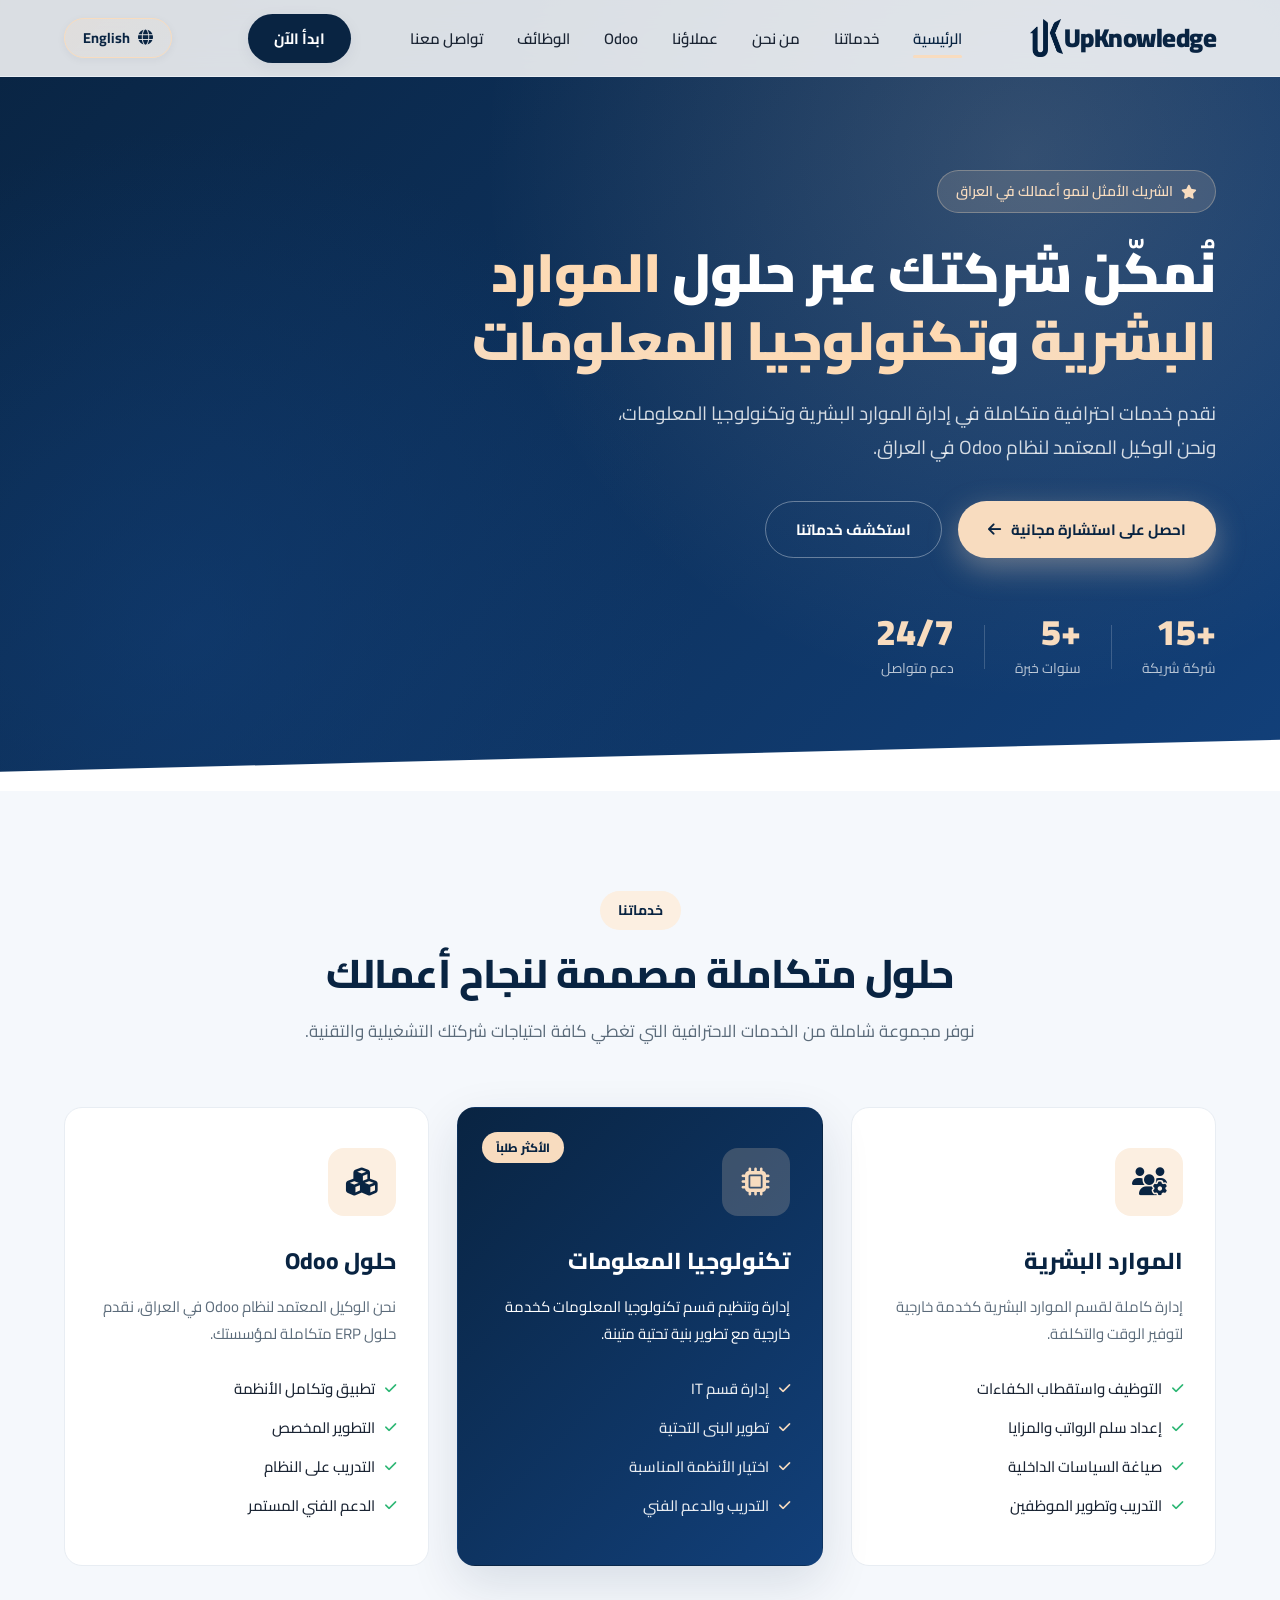
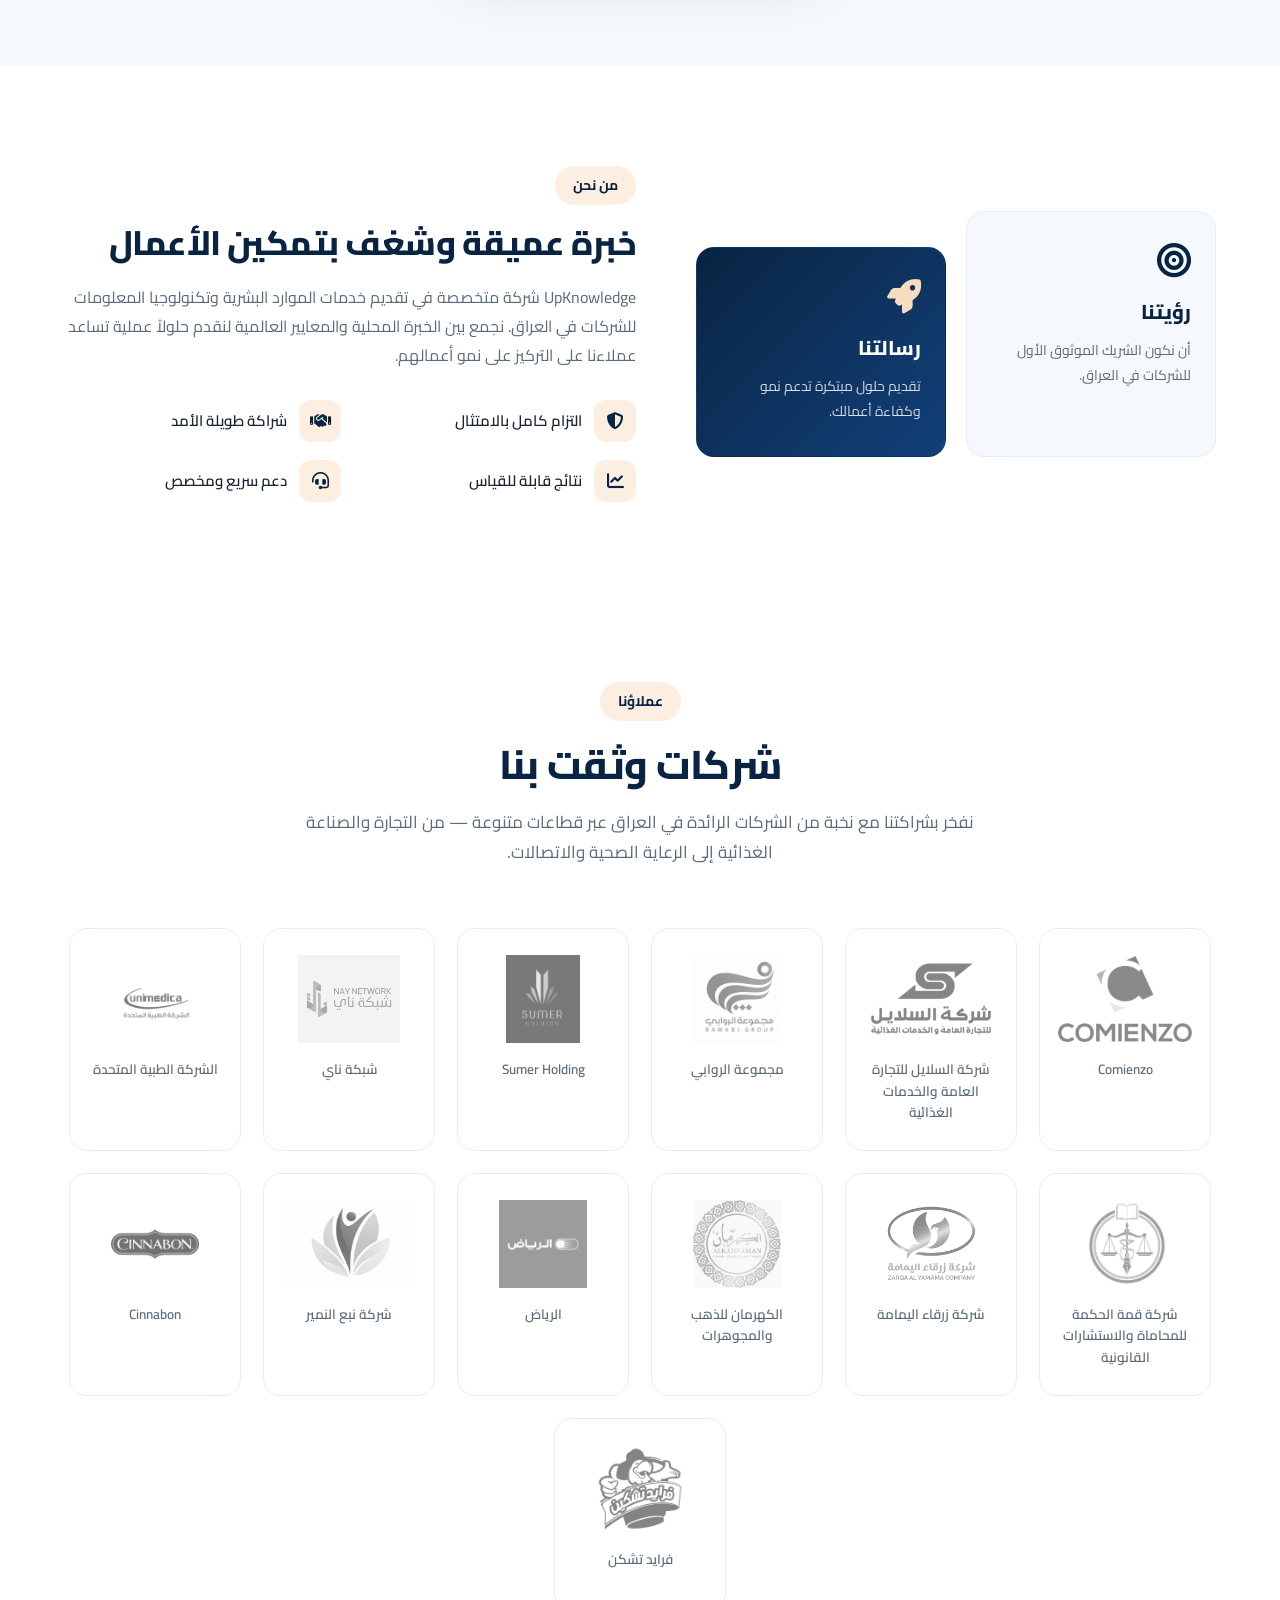
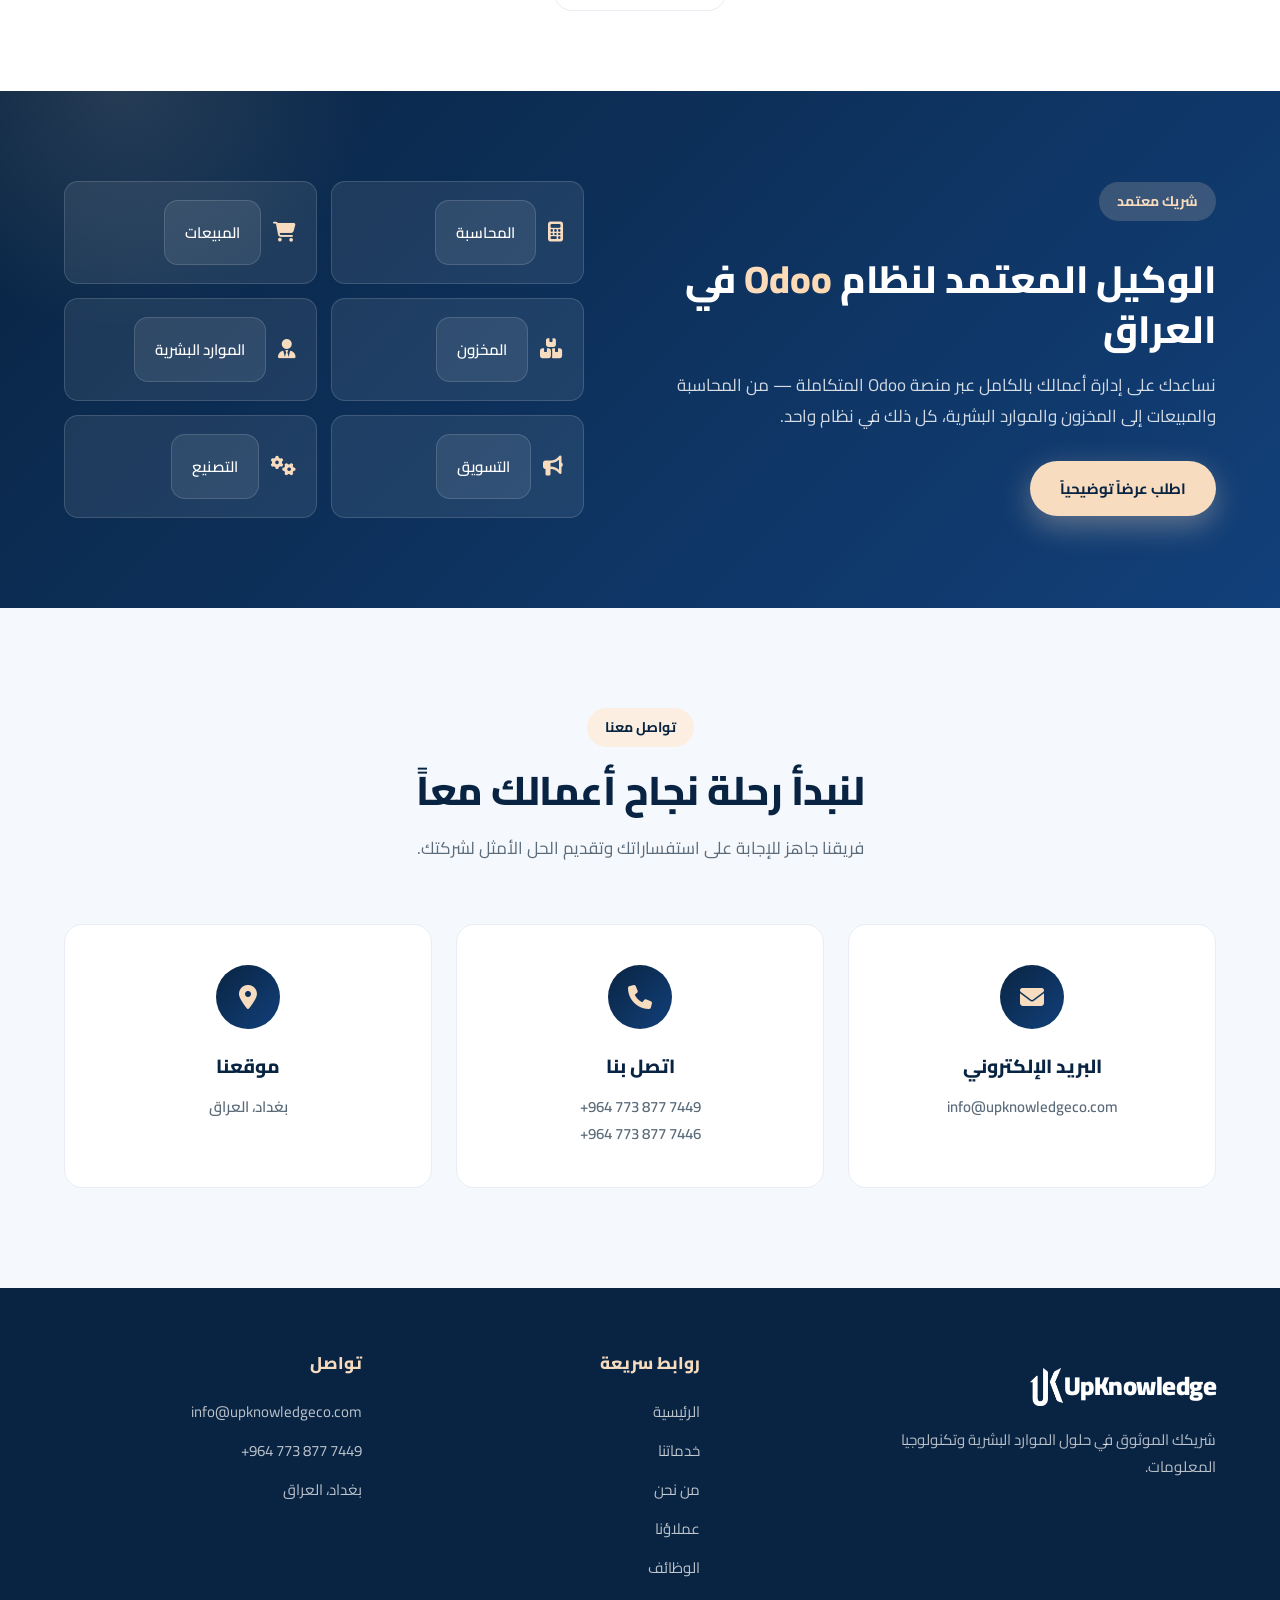
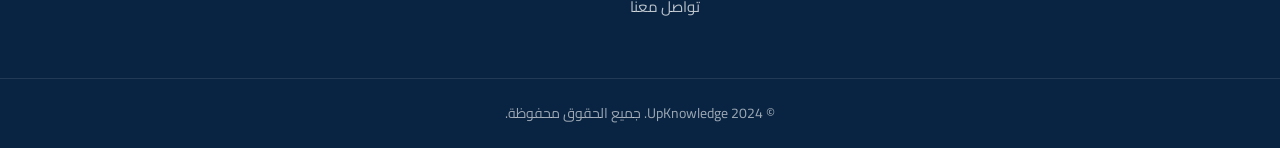
<file: index.html>
<!DOCTYPE html>
<html lang="ar" dir="rtl">
<head>
<meta charset="UTF-8">
<meta name="viewport" content="width=device-width, initial-scale=1.0">
<title>UpKnowledge | حلول الموارد البشرية وتكنولوجيا المعلومات</title>
<meta name="description" content="UpKnowledge - شركة رائدة في خدمات الموارد البشرية وتكنولوجيا المعلومات والوكيل المعتمد لنظام Odoo في العراق">
  <meta name="robots" content="index, follow">
  <link rel="canonical" href="https://www.upknowledgeco.com/index.html">
  <meta name="google-site-verification" content="X6KG2nQ_uU_nqeNfBCwSEoZk1GUOLQ4bY865P6Blx4I" />
  <meta property="og:type" content="website">
  <meta property="og:site_name" content="UpKnowledge">
  <meta property="og:locale" content="ar_IQ">
  <meta property="og:title" content="UpKnowledge | حلول الموارد البشرية وتكنولوجيا المعلومات في العراق">
  <meta property="og:description" content="خدمات احترافية متكاملة في الموارد البشرية وتكنولوجيا المعلومات، والوكيل المعتمد لنظام Odoo في العراق.">
  <meta property="og:url" content="https://www.upknowledgeco.com/index.html">
  <meta property="og:image" content="https://www.upknowledgeco.com/og-image.jpg">
  <meta name="twitter:card" content="summary_large_image">
  <meta name="twitter:title" content="UpKnowledge | حلول الموارد البشرية وتكنولوجيا المعلومات في العراق">
  <meta name="twitter:description" content="خدمات احترافية متكاملة في الموارد البشرية وتكنولوجيا المعلومات، والوكيل المعتمد لنظام Odoo في العراق.">
  <meta name="twitter:image" content="https://www.upknowledgeco.com/og-image.jpg">
  <script type="application/ld+json">
    {
      "@context": "https://schema.org",
      "@type": "ProfessionalService",
      "name": "UpKnowledge",
      "description": "HR and IT solutions and authorized Odoo partner in Iraq",
      "url": "https://www.upknowledgeco.com",
      "telephone": "+9647738777449",
      "email": "info@upknowledgeco.com",
      "address": {"@type": "PostalAddress", "addressLocality": "Baghdad", "addressCountry": "IQ"},
      "areaServed": {"@type": "Country", "name": "Iraq"},
      "knowsLanguage": ["ar", "en"],
      "serviceType": ["HR Outsourcing", "IT Solutions", "Odoo ERP"]
    }
  </script>
<link rel="preconnect" href="https://fonts.googleapis.com">
<link rel="preconnect" href="https://fonts.gstatic.com" crossorigin>
<link href="https://fonts.googleapis.com/css2?family=Cairo:wght@300;400;500;600;700;800;900&family=Tajawal:wght@400;500;700;800&family=Inter:wght@400;500;600;700;800&display=swap" rel="stylesheet">
<link rel="stylesheet" href="https://cdnjs.cloudflare.com/ajax/libs/font-awesome/6.5.1/css/all.min.css">
<link rel="stylesheet" href="css/style.css">
</head>
<body>

<header class="header" id="header">
<div class="container header-inner">
<a href="#home" class="logo"><span class="logo-mark">Up</span><span class="logo-text">UpKnowledge</span></a>
<nav class="nav" id="nav">
<a href="#home" class="nav-link active" data-i18n="nav.home">الرئيسية</a>
<a href="#services" class="nav-link" data-i18n="nav.services">خدماتنا</a>
<a href="#about" class="nav-link" data-i18n="nav.about">من نحن</a>
<a href="#clients" class="nav-link" data-i18n="nav.clients">عملاؤنا</a>
<a href="#odoo" class="nav-link">Odoo</a>
<a href="careers.html" class="nav-link" data-i18n="nav.careers">الوظائف</a>
<a href="#contact" class="nav-link" data-i18n="nav.contact">تواصل معنا</a>
</nav>
<a href="#contact" class="btn btn-nav" data-i18n="nav.cta">ابدأ الآن</a>
<button class="lang-toggle" id="langToggle" type="button" aria-label="Switch language">EN</button>
<button class="menu-toggle" id="menuToggle" aria-label="القائمة"><span></span><span></span><span></span></button>
</div>
</header>

<section class="hero" id="home">
<div class="hero-bg"></div>
<div class="container hero-inner">
<div class="hero-content">
<div class="hero-badge"><i class="fas fa-star"></i> <span data-i18n="hero.badge">الشريك الأمثل لنمو أعمالك في العراق</span></div>
<h1 class="hero-title" data-i18n-html="hero.title">نُمكّن شركتك عبر حلول <span class="gradient-text">الموارد البشرية</span> و<span class="gradient-text">تكنولوجيا المعلومات</span></h1>
<p class="hero-sub" data-i18n="hero.sub">نقدم خدمات احترافية متكاملة في إدارة الموارد البشرية وتكنولوجيا المعلومات، ونحن الوكيل المعتمد لنظام Odoo في العراق.</p>
<div class="hero-actions">
<a href="#contact" class="btn btn-primary"><span data-i18n="hero.cta1">احصل على استشارة مجانية</span> <i class="fas fa-arrow-left"></i></a>
<a href="#services" class="btn btn-ghost" data-i18n="hero.cta2">استكشف خدماتنا</a>
</div>
<div class="hero-stats">
<div class="stat"><span class="stat-num">+15</span><span class="stat-label" data-i18n="hero.stat1">شركة شريكة</span></div>
<div class="stat-divider"></div>
<div class="stat"><span class="stat-num">+5</span><span class="stat-label" data-i18n="hero.stat2">سنوات خبرة</span></div>
<div class="stat-divider"></div>
<div class="stat"><span class="stat-num">24/7</span><span class="stat-label" data-i18n="hero.stat3">دعم متواصل</span></div>
</div>
</div>
</div>
<div class="hero-shape"></div>
</section>


<section class="services" id="services">
<div class="container">
<div class="section-head">
<span class="section-tag" data-i18n="services.tag">خدماتنا</span>
<h2 class="section-title" data-i18n="services.title">حلول متكاملة مصممة لنجاح أعمالك</h2>
<p class="section-desc" data-i18n="services.desc">نوفر مجموعة شاملة من الخدمات الاحترافية التي تغطي كافة احتياجات شركتك التشغيلية والتقنية.</p>
</div>
<div class="services-grid">
<div class="service-card">
<div class="service-icon"><i class="fas fa-users-gear"></i></div>
<h3 class="service-title" data-i18n="services.hr.title">الموارد البشرية</h3>
<p class="service-text" data-i18n="services.hr.text">إدارة كاملة لقسم الموارد البشرية كخدمة خارجية لتوفير الوقت والتكلفة.</p>
<ul class="service-list">
<li><i class="fas fa-check"></i> <span data-i18n="services.hr.li1">التوظيف واستقطاب الكفاءات</span></li>
<li><i class="fas fa-check"></i> <span data-i18n="services.hr.li2">إعداد سلم الرواتب والمزايا</span></li>
<li><i class="fas fa-check"></i> <span data-i18n="services.hr.li3">صياغة السياسات الداخلية</span></li>
<li><i class="fas fa-check"></i> <span data-i18n="services.hr.li4">التدريب وتطوير الموظفين</span></li>
</ul>
</div>
<div class="service-card featured">
<div class="featured-badge" data-i18n="services.featuredBadge">الأكثر طلباً</div>
<div class="service-icon"><i class="fas fa-microchip"></i></div>
<h3 class="service-title" data-i18n="services.it.title">تكنولوجيا المعلومات</h3>
<p class="service-text" data-i18n="services.it.text">إدارة وتنظيم قسم تكنولوجيا المعلومات كخدمة خارجية مع تطوير بنية تحتية متينة.</p>
<ul class="service-list">
<li><i class="fas fa-check"></i> <span data-i18n="services.it.li1">إدارة قسم IT</span></li>
<li><i class="fas fa-check"></i> <span data-i18n="services.it.li2">تطوير البنى التحتية</span></li>
<li><i class="fas fa-check"></i> <span data-i18n="services.it.li3">اختيار الأنظمة المناسبة</span></li>
<li><i class="fas fa-check"></i> <span data-i18n="services.it.li4">التدريب والدعم الفني</span></li>
</ul>
</div>
<div class="service-card">
<div class="service-icon"><i class="fas fa-cubes"></i></div>
<h3 class="service-title" data-i18n="services.odoo.title">حلول Odoo</h3>
<p class="service-text" data-i18n="services.odoo.text">نحن الوكيل المعتمد لنظام Odoo في العراق، نقدم حلول ERP متكاملة لمؤسستك.</p>
<ul class="service-list">
<li><i class="fas fa-check"></i> <span data-i18n="services.odoo.li1">تطبيق وتكامل الأنظمة</span></li>
<li><i class="fas fa-check"></i> <span data-i18n="services.odoo.li2">التطوير المخصص</span></li>
<li><i class="fas fa-check"></i> <span data-i18n="services.odoo.li3">التدريب على النظام</span></li>
<li><i class="fas fa-check"></i> <span data-i18n="services.odoo.li4">الدعم الفني المستمر</span></li>
</ul>
</div>
</div>
</div>
</section>

<section class="about" id="about">
<div class="container about-inner">
<div class="about-visual">
<div class="about-card"><i class="fas fa-bullseye"></i><h4 data-i18n="about.vision.title">رؤيتنا</h4><p data-i18n="about.vision.text">أن نكون الشريك الموثوق الأول للشركات في العراق.</p></div>
<div class="about-card alt"><i class="fas fa-rocket"></i><h4 data-i18n="about.mission.title">رسالتنا</h4><p data-i18n="about.mission.text">تقديم حلول مبتكرة تدعم نمو وكفاءة أعمالك.</p></div>
</div>
<div class="about-content">
<span class="section-tag" data-i18n="about.tag">من نحن</span>
<h2 class="section-title" data-i18n="about.title">خبرة عميقة وشغف بتمكين الأعمال</h2>
<p class="about-text" data-i18n="about.text">UpKnowledge شركة متخصصة في تقديم خدمات الموارد البشرية وتكنولوجيا المعلومات للشركات في العراق. نجمع بين الخبرة المحلية والمعايير العالمية لنقدم حلولاً عملية تساعد عملاءنا على التركيز على نمو أعمالهم.</p>
<div class="about-features">
<div class="feature"><i class="fas fa-shield-halved"></i><span data-i18n="about.feature1">التزام كامل بالامتثال</span></div>
<div class="feature"><i class="fas fa-handshake"></i><span data-i18n="about.feature2">شراكة طويلة الأمد</span></div>
<div class="feature"><i class="fas fa-chart-line"></i><span data-i18n="about.feature3">نتائج قابلة للقياس</span></div>
<div class="feature"><i class="fas fa-headset"></i><span data-i18n="about.feature4">دعم سريع ومخصص</span></div>
</div>
</div>
</div>
</section>

<section class="clients" id="clients">
<div class="container">
<div class="section-head">
<span class="section-tag" data-i18n="clients.tag">عملاؤنا</span>
<h2 class="section-title" data-i18n="clients.title">شركات وثقت بنا</h2>
<p class="section-desc" data-i18n="clients.desc">نفخر بشراكتنا مع نخبة من الشركات الرائدة في العراق عبر قطاعات متنوعة — من التجارة والصناعة الغذائية إلى الرعاية الصحية والاتصالات.</p>
</div>
<div class="clients-grid">
<figure class="client-card"><div class="client-logo"><img src="images/clients/comienzo.png" width="400" height="258" loading="lazy" decoding="async" alt=""></div><figcaption class="client-name" data-i18n="clients.comienzo">Comienzo</figcaption></figure>
<figure class="client-card"><div class="client-logo"><img src="images/clients/al-salail.png" width="400" height="244" loading="lazy" decoding="async" alt=""></div><figcaption class="client-name" data-i18n="clients.alsalail">شركة السلايل للتجارة العامة والخدمات الغذائية</figcaption></figure>
<figure class="client-card"><div class="client-logo"><img src="images/clients/rawabi-group.jpg" width="400" height="400" loading="lazy" decoding="async" alt=""></div><figcaption class="client-name" data-i18n="clients.rawabi">مجموعة الروابي</figcaption></figure>
<figure class="client-card"><div class="client-logo"><img src="images/clients/sumer-holding.png" width="335" height="400" loading="lazy" decoding="async" alt=""></div><figcaption class="client-name" data-i18n="clients.sumer">Sumer Holding</figcaption></figure>
<figure class="client-card"><div class="client-logo"><img src="images/clients/nay-network.png" width="400" height="343" loading="lazy" decoding="async" alt=""></div><figcaption class="client-name" data-i18n="clients.nay">شبكة ناي</figcaption></figure>
<figure class="client-card"><div class="client-logo"><img src="images/clients/unimedica.png" width="400" height="400" loading="lazy" decoding="async" alt=""></div><figcaption class="client-name" data-i18n="clients.unimedica">الشركة الطبية المتحدة</figcaption></figure>
<figure class="client-card"><div class="client-logo"><img src="images/clients/qimat-al-hikma.png" width="400" height="393" loading="lazy" decoding="async" alt=""></div><figcaption class="client-name" data-i18n="clients.qimatalhikma">شركة قمة الحكمة للمحاماة والاستشارات القانونية</figcaption></figure>
<figure class="client-card"><div class="client-logo"><img src="images/clients/zarqa-al-yamama.png" width="400" height="325" loading="lazy" decoding="async" alt=""></div><figcaption class="client-name" data-i18n="clients.zarqa">شركة زرقاء اليمامة</figcaption></figure>
<figure class="client-card"><div class="client-logo"><img src="images/clients/alkahraman.jpg" width="398" height="400" loading="lazy" decoding="async" alt=""></div><figcaption class="client-name" data-i18n="clients.alkahraman">الكهرمان للذهب والمجوهرات</figcaption></figure>
<figure class="client-card"><div class="client-logo"><img src="images/clients/al-riyadh.jpg" width="400" height="400" loading="lazy" decoding="async" alt=""></div><figcaption class="client-name" data-i18n="clients.alriyadh">الرياض</figcaption></figure>
<figure class="client-card"><div class="client-logo"><img src="images/clients/nabaa-al-numair.jpg" width="400" height="266" loading="lazy" decoding="async" alt=""></div><figcaption class="client-name" data-i18n="clients.nabaaalnumair">شركة نبع النمير</figcaption></figure>
<figure class="client-card"><div class="client-logo"><img src="images/clients/cinnabon.png" width="400" height="400" loading="lazy" decoding="async" alt=""></div><figcaption class="client-name" data-i18n="clients.cinnabon">Cinnabon</figcaption></figure>
<figure class="client-card"><div class="client-logo"><img src="images/clients/fried-chicken.png" width="400" height="400" loading="lazy" decoding="async" alt=""></div><figcaption class="client-name" data-i18n="clients.friedchicken">فرايد تشكن</figcaption></figure>
</div>
</div>
</section>
<section class="odoo" id="odoo">
<div class="container odoo-inner">
<div class="odoo-content">
<span class="section-tag light" data-i18n="odoo.tag">شريك معتمد</span>
<h2 data-i18n-html="odoo.title">الوكيل المعتمد لنظام <span class="gradient-text">Odoo</span> في العراق</h2>
<p data-i18n="odoo.text">نساعدك على إدارة أعمالك بالكامل عبر منصة Odoo المتكاملة — من المحاسبة والمبيعات إلى المخزون والموارد البشرية، كل ذلك في نظام واحد.</p>
<a href="#contact" class="btn btn-primary" data-i18n="odoo.cta">اطلب عرضاً توضيحياً</a>
</div>
<div class="odoo-modules">
<span><i class="fas fa-calculator"></i> <span data-i18n="odoo.mod1">المحاسبة</span></span>
<span><i class="fas fa-cart-shopping"></i> <span data-i18n="odoo.mod2">المبيعات</span></span>
<span><i class="fas fa-boxes-stacked"></i> <span data-i18n="odoo.mod3">المخزون</span></span>
<span><i class="fas fa-user-tie"></i> <span data-i18n="odoo.mod4">الموارد البشرية</span></span>
<span><i class="fas fa-bullhorn"></i> <span data-i18n="odoo.mod5">التسويق</span></span>
<span><i class="fas fa-gears"></i> <span data-i18n="odoo.mod6">التصنيع</span></span>
</div>
</div>
</section>

<section class="contact" id="contact">
<div class="container">
<div class="section-head">
<span class="section-tag" data-i18n="contact.tag">تواصل معنا</span>
<h2 class="section-title" data-i18n="contact.title">لنبدأ رحلة نجاح أعمالك معاً</h2>
<p class="section-desc" data-i18n="contact.desc">فريقنا جاهز للإجابة على استفساراتك وتقديم الحل الأمثل لشركتك.</p>
</div>
<div class="contact-grid">
<a href="mailto:info@upknowledgeco.com" class="contact-card">
<div class="contact-icon"><i class="fas fa-envelope"></i></div>
<h4 data-i18n="contact.email">البريد الإلكتروني</h4>
<p>info@upknowledgeco.com</p>
</a>
<a href="tel:+9647738777449" class="contact-card">
<div class="contact-icon"><i class="fas fa-phone"></i></div>
<h4 data-i18n="contact.phone">اتصل بنا</h4>
<p dir="ltr">+964 773 877 7449</p>
<p dir="ltr">+964 773 877 7446</p>
</a>
<div class="contact-card">
<div class="contact-icon"><i class="fas fa-location-dot"></i></div>
<h4 data-i18n="contact.location">موقعنا</h4>
<p data-i18n="common.baghdad">بغداد، العراق</p>
</div>
</div>
</div>
</section>

<footer class="footer">
<div class="container footer-inner">
<div class="footer-brand">
<a href="#home" class="logo"><span class="logo-mark">Up</span><span class="logo-text">UpKnowledge</span></a>
<p data-i18n="footer.tagline">شريكك الموثوق في حلول الموارد البشرية وتكنولوجيا المعلومات.</p>
</div>
<div class="footer-col">
<h5 data-i18n="footer.quickLinks">روابط سريعة</h5>
<a href="#home" data-i18n="nav.home">الرئيسية</a>
<a href="#services" data-i18n="nav.services">خدماتنا</a>
<a href="#about" data-i18n="nav.about">من نحن</a>
<a href="#clients" data-i18n="nav.clients">عملاؤنا</a>
<a href="careers.html" data-i18n="nav.careers">الوظائف</a>
<a href="#contact" data-i18n="nav.contact">تواصل معنا</a>
</div>
<div class="footer-col">
<h5 data-i18n="footer.contact">تواصل</h5>
<a href="mailto:info@upknowledgeco.com">info@upknowledgeco.com</a>
<a href="tel:+9647738777449"><bdi dir="ltr">+964 773 877 7449</bdi></a>
<span data-i18n="common.baghdad">بغداد، العراق</span>
</div>
</div>
<div class="footer-bottom"><div class="container"><span data-i18n="footer.rights">© 2024 UpKnowledge. جميع الحقوق محفوظة.</span></div></div>
</footer>

<script src="js/i18n.js"></script>
<script src="js/script.js"></script>
</body>
</html>
</file>
<file: css/style.css>
/* ===== UpKnowledge - Modern Professional Stylesheet ===== */
:root{
  --navy:#092442;
  --navy-2:#0d3157;
  --navy-3:#12407a;
  --sand:#f8dcbf;
  --sand-soft:#fcefe1;
  --white:#ffffff;
  --ink:#1a2433;
  --muted:#5b6b7a;
  --line:#e8edf3;
  --bg-soft:#f5f8fc;
  --radius:18px;
  --radius-sm:12px;
  --shadow-sm:0 4px 16px rgba(9,36,66,.06);
  --shadow:0 18px 50px rgba(9,36,66,.12);
  --shadow-lg:0 30px 70px rgba(9,36,66,.18);
  --grad:linear-gradient(135deg,#092442 0%,#12407a 100%);
  --grad-sand:linear-gradient(135deg,#f8dcbf 0%,#fff 100%);
  --t:.35s cubic-bezier(.4,0,.2,1);
}
*{margin:0;padding:0;box-sizing:border-box}
html{scroll-behavior:smooth;scroll-padding-top:90px}
body{font-family:'Cairo','Tajawal',sans-serif;color:var(--ink);background:var(--white);line-height:1.8;font-size:16px;overflow-x:hidden}
a{text-decoration:none;color:inherit}
ul{list-style:none}
img{max-width:100%}
.container{width:100%;max-width:1200px;margin:0 auto;padding:0 24px}
.gradient-text{background:linear-gradient(120deg,#f8dcbf,#ffd9b0);-webkit-background-clip:text;background-clip:text;-webkit-text-fill-color:transparent;color:#f8dcbf}

/* Buttons */
.btn{display:inline-flex;align-items:center;gap:10px;padding:14px 30px;border-radius:50px;font-family:inherit;font-weight:700;font-size:15px;cursor:pointer;border:none;transition:var(--t);white-space:nowrap}
.btn-primary{background:var(--sand);color:var(--navy);box-shadow:0 10px 30px rgba(248,220,191,.35)}
.btn-primary:hover{transform:translateY(-3px);box-shadow:0 16px 40px rgba(248,220,191,.5);background:#fff}
.btn-ghost{background:transparent;color:#fff;border:1.5px solid rgba(255,255,255,.35)}
.btn-ghost:hover{background:rgba(255,255,255,.12);border-color:#fff}
.btn-nav{background:var(--navy);color:#fff;padding:11px 26px;box-shadow:var(--shadow-sm)}
.btn-nav:hover{background:var(--navy-3);transform:translateY(-2px)}

/* Header */
.header{position:fixed;top:0;left:0;right:0;z-index:1000;background:rgba(255,255,255,.85);backdrop-filter:blur(14px);border-bottom:1px solid var(--line);transition:var(--t)}
.header.scrolled{box-shadow:var(--shadow-sm);background:rgba(255,255,255,.95)}
.header-inner{display:flex;align-items:center;justify-content:space-between;height:76px}
.logo{font-weight:900;font-size:26px;letter-spacing:-.5px;display:flex}
.logo-mark{color:var(--navy);background:var(--sand);padding:2px 8px;border-radius:8px;margin-left:2px}
.logo-text{color:var(--navy)}
.nav{display:flex;gap:34px}
.nav-link{font-weight:600;font-size:15px;color:var(--ink);position:relative;padding:6px 0;transition:var(--t)}
.nav-link::after{content:'';position:absolute;bottom:0;right:0;width:0;height:2.5px;background:var(--sand);border-radius:2px;transition:var(--t)}
.nav-link:hover,.nav-link.active{color:var(--navy)}
.nav-link:hover::after,.nav-link.active::after{width:100%}
.menu-toggle{display:none;flex-direction:column;gap:5px;background:none;border:none;cursor:pointer;padding:8px}
.menu-toggle span{width:26px;height:2.5px;background:var(--navy);border-radius:2px;transition:var(--t)}

/* Hero */
.hero{position:relative;padding:170px 0 110px;background:var(--grad);color:#fff;overflow:hidden}
.hero-bg{position:absolute;inset:0;background:radial-gradient(circle at 80% 20%,rgba(248,220,191,.16),transparent 45%),radial-gradient(circle at 15% 80%,rgba(18,64,122,.5),transparent 40%);z-index:0}
.hero-inner{position:relative;z-index:2}
.hero-content{max-width:760px}
.hero-badge{display:inline-flex;align-items:center;gap:8px;background:rgba(248,220,191,.14);border:1px solid rgba(248,220,191,.3);color:var(--sand);padding:8px 18px;border-radius:50px;font-size:14px;font-weight:600;margin-bottom:26px}
.hero-title{font-size:54px;font-weight:900;line-height:1.25;letter-spacing:-1px;margin-bottom:22px}
.hero-sub{font-size:19px;color:rgba(255,255,255,.82);font-weight:400;margin-bottom:36px;max-width:620px}
.hero-actions{display:flex;gap:16px;flex-wrap:wrap;margin-bottom:56px}
.hero-stats{display:flex;align-items:center;gap:30px;flex-wrap:wrap}
.stat{display:flex;flex-direction:column}
.stat-num{font-size:36px;font-weight:900;color:var(--sand);line-height:1}
.stat-label{font-size:14px;color:rgba(255,255,255,.7);margin-top:6px}
.stat-divider{width:1px;height:44px;background:rgba(255,255,255,.18)}
.hero-shape{position:absolute;bottom:-1px;left:0;right:0;height:80px;background:var(--white);clip-path:polygon(0 100%,100% 100%,100% 35%,0 75%);z-index:1}

/* Trusted */
/* ===== Clients ===== */
.clients{padding:80px 0;background:var(--white)}
.clients-grid{display:flex;flex-wrap:wrap;justify-content:center;gap:22px;margin-top:46px}
.client-card{flex:0 1 172px;display:flex;flex-direction:column;align-items:center;justify-content:flex-start;gap:16px;margin:0;padding:26px 18px;background:var(--white);border:1px solid var(--line);border-radius:var(--radius);transition:var(--t)}
.client-card:hover{transform:translateY(-6px);box-shadow:var(--shadow);border-color:transparent}
.client-logo{width:100%;height:88px;display:flex;align-items:center;justify-content:center}
.client-logo img{max-width:100%;max-height:100%;width:auto;height:auto;object-fit:contain;filter:grayscale(1);opacity:.62;transition:var(--t)}
.client-card:hover .client-logo img{filter:grayscale(0);opacity:1}
.client-name{font-size:13.5px;font-weight:600;color:var(--muted);text-align:center;line-height:1.6;min-height:2.6em;transition:var(--t)}
.client-card:hover .client-name{color:var(--navy)}
@media (max-width:768px){
  .clients{padding:60px 0}
  .clients-grid{gap:14px}
  .client-card{flex:0 1 140px;padding:20px 12px;gap:12px}
  .client-logo{height:64px}
  .client-name{font-size:12.5px}
}
@media (prefers-reduced-motion:reduce){
  .client-card,.client-logo img,.client-name{transition:none}
  .client-card:hover{transform:none}
}

/* Section heading */
.section-head{text-align:center;max-width:680px;margin:0 auto 60px}
.section-tag{display:inline-block;background:var(--sand-soft);color:var(--navy);font-weight:700;font-size:14px;padding:7px 18px;border-radius:50px;margin-bottom:18px}
.section-tag.light{background:rgba(248,220,191,.18);color:var(--sand)}
.section-title{font-size:40px;font-weight:800;color:var(--navy);line-height:1.3;letter-spacing:-.5px;margin-bottom:16px}
.section-desc{font-size:17px;color:var(--muted)}

/* Services */
.services{padding:100px 0;background:var(--bg-soft)}
.services-grid{display:grid;grid-template-columns:repeat(3,1fr);gap:28px}
.service-card{position:relative;background:var(--white);border:1px solid var(--line);border-radius:var(--radius);padding:40px 32px;transition:var(--t);overflow:hidden}
.service-card::before{content:'';position:absolute;top:0;right:0;left:0;height:4px;background:var(--sand);transform:scaleX(0);transform-origin:right;transition:var(--t)}
.service-card:hover{transform:translateY(-10px);box-shadow:var(--shadow);border-color:transparent}
.service-card:hover::before{transform:scaleX(1)}
.service-card.featured{background:var(--grad);color:#fff;border-color:transparent;box-shadow:var(--shadow)}
.service-card.featured .service-title,.service-card.featured .service-text{color:#fff}
.service-card.featured .service-list li{color:rgba(255,255,255,.9)}
.service-card.featured .service-icon{background:rgba(248,220,191,.2);color:var(--sand)}
.featured-badge{position:absolute;top:24px;left:24px;background:var(--sand);color:var(--navy);font-size:12px;font-weight:800;padding:5px 14px;border-radius:50px}
.service-icon{width:68px;height:68px;border-radius:16px;background:var(--sand-soft);color:var(--navy);display:flex;align-items:center;justify-content:center;font-size:28px;margin-bottom:24px;transition:var(--t)}
.service-card:hover .service-icon{transform:scale(1.08) rotate(-5deg)}
.service-title{font-size:23px;font-weight:800;color:var(--navy);margin-bottom:12px}
.service-text{color:var(--muted);font-size:15px;margin-bottom:22px}
.service-list li{display:flex;align-items:center;gap:10px;color:var(--ink);font-size:15px;font-weight:500;padding:6px 0}
.service-list i{color:#2bb673;font-size:13px}
.service-card.featured .service-list i{color:var(--sand)}

/* About */
.about{padding:100px 0;background:var(--white)}
.about-inner{display:grid;grid-template-columns:1fr 1.1fr;gap:60px;align-items:center}
.about-visual{display:grid;grid-template-columns:1fr 1fr;gap:20px}
.about-card{background:var(--bg-soft);border:1px solid var(--line);border-radius:var(--radius);padding:32px 24px;transition:var(--t)}
.about-card:nth-child(2){margin-top:36px}
.about-card.alt{background:var(--grad);color:#fff;border-color:transparent}
.about-card i{font-size:34px;color:var(--navy);margin-bottom:16px;display:block}
.about-card.alt i{color:var(--sand)}
.about-card h4{font-size:20px;font-weight:800;color:var(--navy);margin-bottom:8px}
.about-card.alt h4{color:#fff}
.about-card p{font-size:14px;color:var(--muted)}
.about-card.alt p{color:rgba(255,255,255,.82)}
.about-card:hover{transform:translateY(-6px);box-shadow:var(--shadow)}
.about-content .section-tag{margin-bottom:16px}
.about-content .section-title{text-align:right;font-size:34px}
.about-text{color:var(--muted);font-size:16px;margin:18px 0 30px}
.about-features{display:grid;grid-template-columns:1fr 1fr;gap:18px}
.feature{display:flex;align-items:center;gap:12px;font-weight:600;color:var(--ink);font-size:15px}
.feature i{width:42px;height:42px;border-radius:12px;background:var(--sand-soft);color:var(--navy);display:flex;align-items:center;justify-content:center;font-size:17px;flex-shrink:0}

/* Odoo */
.odoo{padding:90px 0;background:var(--grad);position:relative;overflow:hidden}
.odoo::before{content:'';position:absolute;top:-50%;left:-10%;width:500px;height:500px;background:radial-gradient(circle,rgba(248,220,191,.12),transparent 70%);border-radius:50%}
.odoo-inner{position:relative;display:grid;grid-template-columns:1.1fr 1fr;gap:60px;align-items:center}
.odoo-content h2{font-size:38px;font-weight:800;color:#fff;line-height:1.3;margin:16px 0}
.odoo-content p{color:rgba(255,255,255,.82);font-size:17px;margin-bottom:30px}
.odoo-modules{display:grid;grid-template-columns:1fr 1fr;gap:14px}
.odoo-modules span{display:flex;align-items:center;gap:12px;background:rgba(255,255,255,.08);border:1px solid rgba(255,255,255,.14);border-radius:14px;padding:18px 20px;color:#fff;font-weight:600;font-size:15px;transition:var(--t)}
.odoo-modules span i{color:var(--sand);font-size:20px}
.odoo-modules span:hover{background:rgba(248,220,191,.16);transform:translateY(-4px)}

/* Contact */
.contact{padding:100px 0;background:var(--bg-soft)}
.contact-grid{display:grid;grid-template-columns:repeat(3,1fr);gap:24px}
.contact-card{background:var(--white);border:1px solid var(--line);border-radius:var(--radius);padding:40px 30px;text-align:center;transition:var(--t)}
.contact-card:hover{transform:translateY(-8px);box-shadow:var(--shadow);border-color:transparent}
.contact-icon{width:64px;height:64px;border-radius:50%;background:var(--grad);color:var(--sand);display:flex;align-items:center;justify-content:center;font-size:24px;margin:0 auto 20px}
.contact-card h4{font-size:19px;font-weight:800;color:var(--navy);margin-bottom:10px}
.contact-card p{color:var(--muted);font-size:15px;font-weight:600}

/* Footer */
.footer{background:var(--navy);color:#fff;padding:60px 0 0}
.footer-inner{display:grid;grid-template-columns:1.6fr 1fr 1fr;gap:40px;padding-bottom:46px}
.footer-brand .logo{display:inline-flex;margin-bottom:16px}
.footer-brand .logo-text{color:#fff}
.footer-brand p{color:rgba(255,255,255,.7);font-size:15px;max-width:320px}
.footer-col h5{font-size:17px;font-weight:800;margin-bottom:20px;color:var(--sand)}
.footer-col a,.footer-col span{display:block;color:rgba(255,255,255,.72);font-size:15px;margin-bottom:12px;transition:var(--t)}
.footer-col a:hover{color:var(--sand);padding-right:5px}
.footer-bottom{border-top:1px solid rgba(255,255,255,.1);padding:22px 0;text-align:center;color:rgba(255,255,255,.6);font-size:14px}

/* Responsive */
@media(max-width:980px){
  .about-inner,.odoo-inner{grid-template-columns:1fr;gap:40px}
  .services-grid{grid-template-columns:1fr;max-width:480px;margin:0 auto}
  .hero-title{font-size:42px}
}
@media(max-width:760px){
  .nav,.btn-nav{display:none}
  .menu-toggle{display:flex}
  .nav.open{display:flex;position:absolute;top:76px;right:0;left:0;flex-direction:column;background:#fff;padding:20px 24px;gap:14px;box-shadow:var(--shadow);border-bottom:1px solid var(--line)}
  .hero{padding:130px 0 90px}
  .hero-title{font-size:34px}
  .hero-sub{font-size:17px}
  .section-title{font-size:30px}
  .about-features,.odoo-modules,.footer-inner{grid-template-columns:1fr}
  .stat-num{font-size:30px}
  .trusted-logos{gap:34px}
}


/* ===== Language Toggle Button ===== */
.lang-toggle {
  display: inline-flex;
  align-items: center;
  gap: 8px;
  margin-inline-start: 16px;
  height: 40px;
  padding: 0 18px;
  border: 1.5px solid var(--sand);
  background: linear-gradient(135deg, rgba(248,220,191,.18), rgba(248,220,191,.05));
  color: var(--navy);
  border-radius: 999px;
  font-family: inherit;
  font-weight: 700;
  font-size: 0.9rem;
  white-space: nowrap;
  cursor: pointer;
  line-height: 1;
  transition: all 0.3s cubic-bezier(.4,0,.2,1);
  box-shadow: 0 2px 8px rgba(9,36,66,.05);
}
.lang-toggle i {
  font-size: 0.95rem;
  color: var(--navy);
  transition: transform 0.5s ease, color 0.3s ease;
}
.lang-toggle:hover {
  background: var(--navy);
  color: #fff;
  border-color: var(--navy);
  box-shadow: 0 6px 18px rgba(9,36,66,.22);
  transform: translateY(-1px);
}
.lang-toggle:hover i {
  color: var(--sand);
  transform: rotate(180deg);
}
.lang-toggle:active {
  transform: translateY(0);
}
@media (max-width: 768px) {
  .lang-toggle {
    margin-inline-start: auto;
    margin-inline-end: 12px;
    height: 38px;
    padding: 0 14px;
    font-size: 0.85rem;
  }
}

/* UPK_LOGO_DIR_FIX */
.logo{ direction: ltr; }

/* ===== UPK_RESPONSIVE_FIX: full device compatibility ===== */
html,body{max-width:100%;overflow-x:hidden}
*{min-width:0}
img,svg,video,canvas{max-width:100%;height:auto}
.hero-title,.section-title,.logo,p,h1,h2,h3{overflow-wrap:break-word;word-wrap:break-word}
/* Switch to mobile menu earlier (covers large phones & small tablets) */
@media (max-width:900px){
  .nav,.btn-nav{display:none}
  .menu-toggle{display:flex}
  .nav.open{display:flex;position:absolute;top:76px;right:0;left:0;flex-direction:column;background:#fff;padding:20px 24px;gap:14px;box-shadow:var(--shadow);border-bottom:1px solid var(--line);z-index:1001}
  .services-grid,.contact-grid,.footer-inner,.about-inner,.odoo-inner{grid-template-columns:1fr}
  .contact-grid{gap:20px}
  .footer-inner{gap:32px;text-align:center}
}
/* Small phones */
@media (max-width:480px){
  .container{padding:0 16px}
  .hero-title{font-size:30px;line-height:1.3}
  .hero-sub{font-size:15px}
  .section-title{font-size:26px}
  .hero{padding:120px 0 70px}
  .btn{font-size:15px}
  .services-grid{gap:18px}
  .trusted-logos{gap:24px}
}
/* Prevent nowrap from overflowing on phones */
@media (max-width:600px){
  .trusted-logos,.hero-badge{white-space:normal}
}


/* ===== UK logo image (added) ===== */
.logo-mark{display:inline-block;width:34px;height:38px;padding:0;margin-left:8px;background:url("../uk-logo.png") no-repeat center/contain;border-radius:0;font-size:0;line-height:0;text-indent:-9999px;overflow:hidden;vertical-align:middle;}
.logo{align-items:center;}
.footer .logo-mark{filter:brightness(0) invert(1);}
</file>
